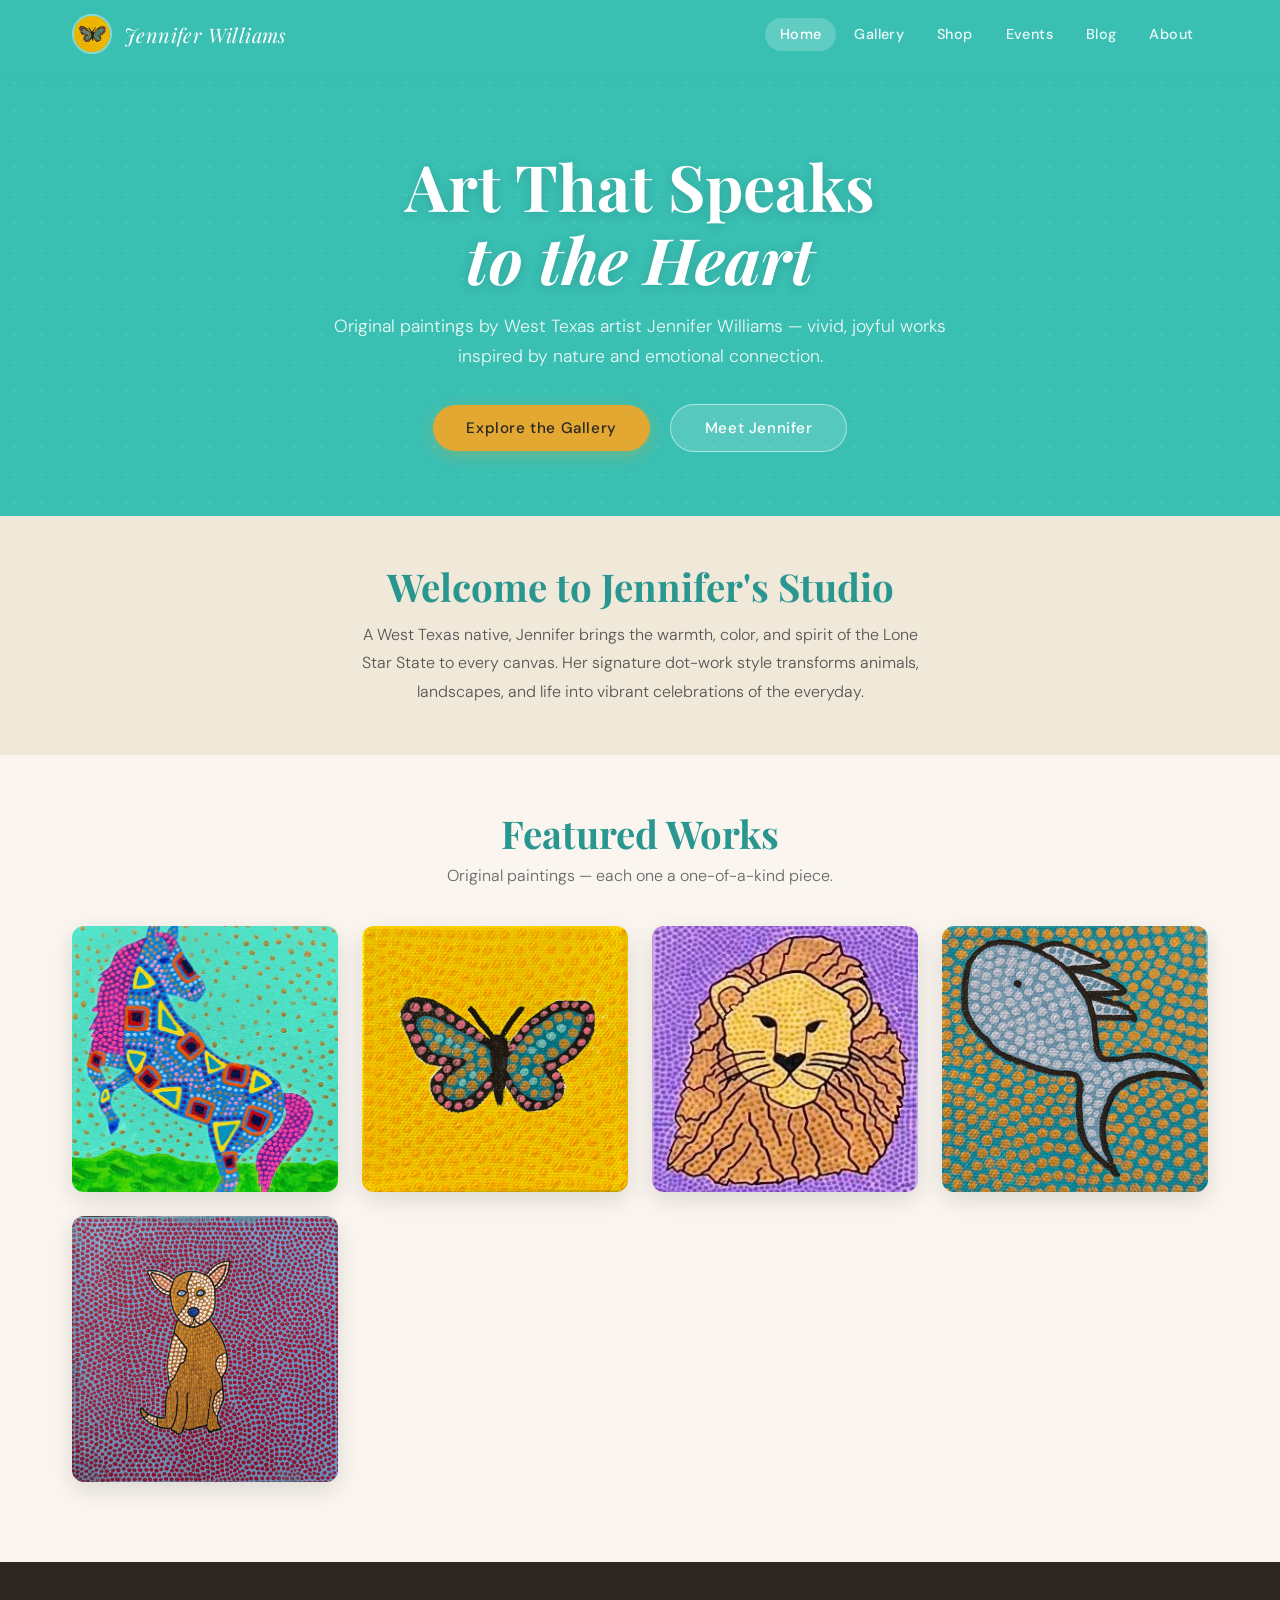
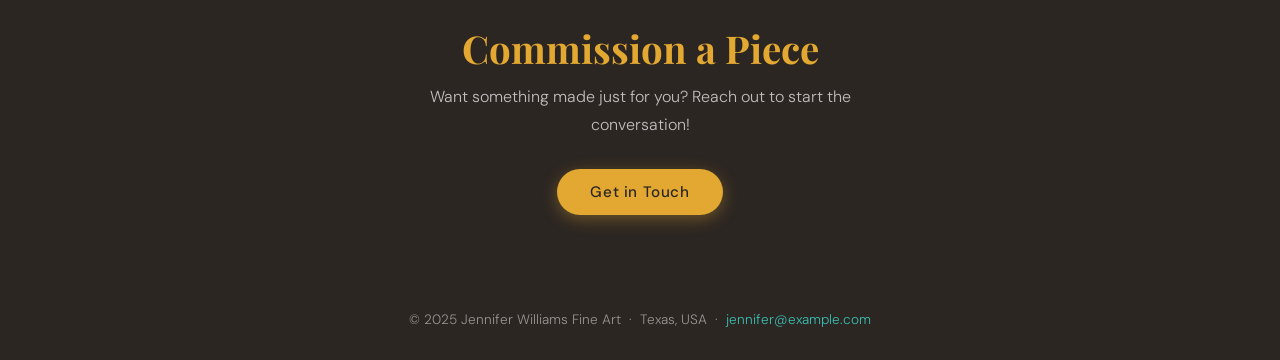
<file: index.html>
<!DOCTYPE html>
<html lang="en">
<head>
  <meta charset="UTF-8">
  <meta name="viewport" content="width=device-width, initial-scale=1.0">
  <title>Jennifer Williams — Fine Art</title>
  <link rel="stylesheet" href="static/style.css">
  <style>
    /* Featured grid on homepage */
    .featured-grid {
      display: grid;
      grid-template-columns: repeat(auto-fit, minmax(220px, 1fr));
      gap: 1.5em;
      max-width: 1200px;
      margin: 0 auto;
      padding: 1em 2em 5em;
    }

    .featured-card {
      position: relative;
      border-radius: 12px;
      overflow: hidden;
      box-shadow: 0 8px 24px rgba(0,0,0,0.12);
      transition: transform 0.3s ease, box-shadow 0.3s ease;
      aspect-ratio: 1;
      background: #ddd;
    }

    .featured-card:hover { transform: translateY(-5px); box-shadow: 0 16px 40px rgba(0,0,0,0.18); }

    .featured-card img {
      width: 100%;
      height: 100%;
      object-fit: cover;
      display: block;
      transition: transform 0.4s ease;
    }

    .featured-card:hover img { transform: scale(1.06); }

    .featured-label {
      position: absolute;
      bottom: 0;
      left: 0;
      right: 0;
      background: linear-gradient(transparent, rgba(44,38,34,0.82));
      color: #fff;
      padding: 1.5em 1em 0.9em;
      transform: translateY(4px);
      opacity: 0;
      transition: opacity 0.3s ease, transform 0.3s ease;
    }

    .featured-card:hover .featured-label { opacity: 1; transform: translateY(0); }

    .featured-label h3 {
      font-family: 'Playfair Display', serif;
      font-size: 1.05em;
      font-style: italic;
      font-weight: 400;
    }

    .featured-label p { font-size: 0.8em; opacity: 0.8; margin-top: 0.2em; }

    /* Intro band */
    .intro-band {
      background: var(--sand);
      padding: 3rem 2rem;
      text-align: center;
    }

    .intro-band h2 {
      font-family: 'Playfair Display', serif;
      font-size: clamp(1.6rem, 3vw, 2.4rem);
      color: var(--teal-dk);
      margin-bottom: 0.8rem;
    }

    .intro-band p {
      max-width: 580px;
      margin: 0 auto;
      color: #555;
      line-height: 1.8;
      font-size: 1rem;
    }

    /* Commission strip */
    .commission-strip {
      background: var(--charcoal);
      color: #fff;
      text-align: center;
      padding: 4rem 2rem;
    }

    .commission-strip h2 {
      font-family: 'Playfair Display', serif;
      font-size: clamp(1.6rem, 3vw, 2.4rem);
      margin-bottom: 0.8rem;
      color: var(--gold);
    }

    .commission-strip p {
      max-width: 520px;
      margin: 0 auto 1.8rem;
      color: rgba(255,255,255,0.7);
      line-height: 1.8;
    }
  </style>
</head>
<body>
  <div id="navbar"></div>

  <!-- HERO -->
  <section class="hero">
    <div class="hero-content">
      <h1>Art That Speaks<br><em>to the Heart</em></h1>
      <p>Original paintings by West Texas artist Jennifer Williams — vivid, joyful works inspired by nature and emotional connection.</p>
      <a href="gallery.html" class="btn btn-primary">Explore the Gallery</a>
      <a href="about.html" class="btn btn-ghost">Meet Jennifer</a>
    </div>
  </section>

  <!-- INTRO -->
  <div class="intro-band">
    <h2>Welcome to Jennifer's Studio</h2>
    <p>A West Texas native, Jennifer brings the warmth, color, and spirit of the Lone Star State to every canvas. Her signature dot-work style transforms animals, landscapes, and life into vibrant celebrations of the everyday.</p>
  </div>

  <!-- FEATURED WORKS -->
  <div class="section-header">
    <h2>Featured Works</h2>
    <p>Original paintings — each one a one-of-a-kind piece.</p>
  </div>

  <div class="featured-grid">
    <a href="gallery.html" class="featured-card">
      <img src="images/dancing-pony.jpg" alt="Dancing Pony">
      <div class="featured-label">
        <h3>Dancing Pony</h3>
        <p>Acrylic · $450</p>
      </div>
    </a>
    <a href="gallery.html" class="featured-card">
      <img src="images/butterfly.jpg" alt="Butterfly">
      <div class="featured-label">
        <h3>Butterfly</h3>
        <p>Acrylic · $400</p>
      </div>
    </a>
    <a href="gallery.html" class="featured-card">
      <img src="images/lion.jpg" alt="Lion">
      <div class="featured-label">
        <h3>Lion</h3>
        <p>Acrylic · $500</p>
      </div>
    </a>
    <a href="gallery.html" class="featured-card">
      <img src="images/fish.jpg" alt="Fish">
      <div class="featured-label">
        <h3>Fish</h3>
        <p>Acrylic · $500</p>
      </div>
    </a>
    <a href="gallery.html" class="featured-card">
      <img src="images/dog.jpg" alt="Dog">
      <div class="featured-label">
        <h3>Dog</h3>
        <p>Acrylic · $500</p>
      </div>
    </a>
  </div>

  <!-- COMMISSION -->
  <section class="commission-strip">
    <h2>Commission a Piece</h2>
    <p>Want something made just for you? Reach out to start the conversation!</p>
    <a href="mailto:jennifer@example.com?subject=Commission Inquiry" class="btn btn-primary">Get in Touch</a>
  </section>

  <footer>
    <p>© 2025 Jennifer Williams Fine Art &nbsp;·&nbsp; Texas, USA &nbsp;·&nbsp; <a href="mailto:jennifer@example.com">jennifer@example.com</a></p>
  </footer>

  <script src="static/navbar.js"></script>
</body>
</html>
</file>
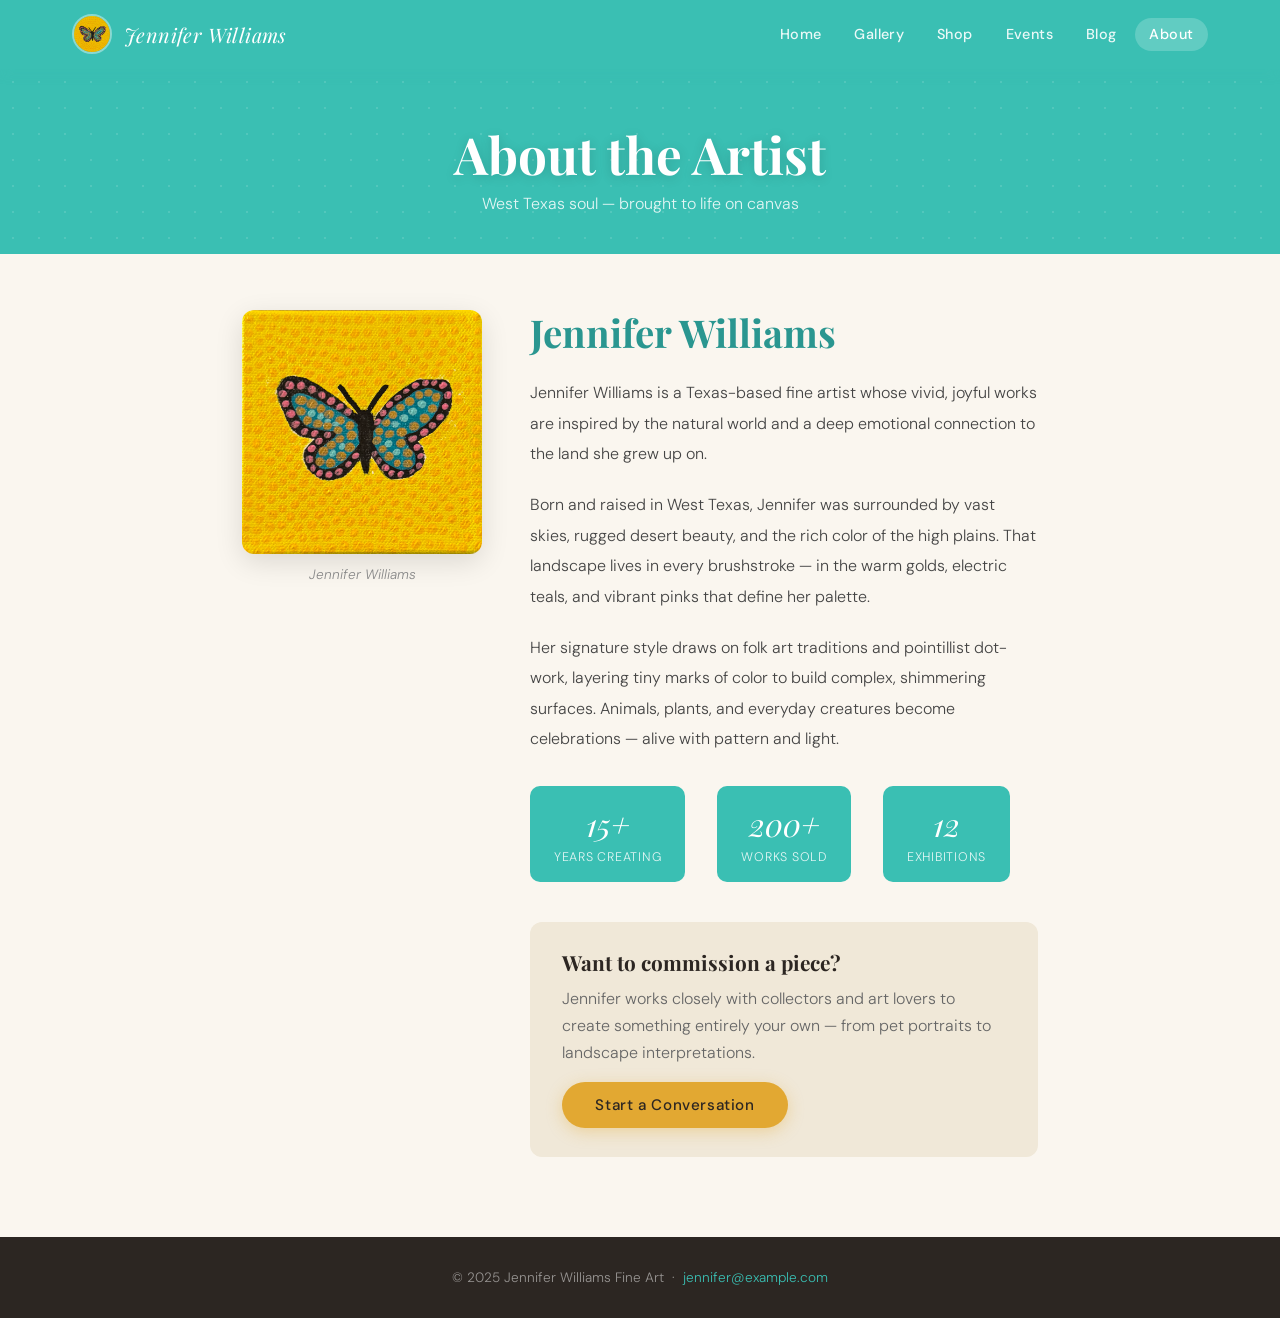
<file: about.html>
<!DOCTYPE html>
<html lang="en">
<head>
  <meta charset="UTF-8">
  <meta name="viewport" content="width=device-width, initial-scale=1.0">
  <title>About — Jennifer Williams Fine Art</title>
  <link rel="stylesheet" href="static/style.css">
  <style>
    .about-wrap {
      max-width: 860px;
      margin: 0 auto;
      padding: 3.5rem 2rem 5rem;
      display: grid;
      grid-template-columns: 240px 1fr;
      gap: 3rem;
      align-items: start;
    }

    .about-photo-box {
      position: sticky;
      top: 90px;
    }

    .about-photo {
      width: 100%;
      border-radius: 12px;
      box-shadow: 0 8px 28px rgba(0,0,0,0.12);
      display: block;
    }

    .photo-caption {
      text-align: center;
      margin-top: 0.75rem;
      font-style: italic;
      color: #888;
      font-size: 0.85rem;
    }

    .about-text h1 {
      font-family: 'Playfair Display', serif;
      font-size: 2.4rem;
      color: var(--teal-dk);
      margin-bottom: 1.5rem;
    }

    .about-text p {
      font-size: 1rem;
      line-height: 1.9;
      color: #444;
      margin-bottom: 1.3rem;
    }

    .stat-row {
      display: flex;
      gap: 2rem;
      margin: 2rem 0;
      flex-wrap: wrap;
    }

    .stat {
      background: var(--teal);
      color: #fff;
      border-radius: 10px;
      padding: 1rem 1.5rem;
      text-align: center;
      min-width: 100px;
    }

    .stat-num {
      font-family: 'Playfair Display', serif;
      font-size: 2rem;
      font-style: italic;
      display: block;
    }

    .stat-label {
      font-size: 0.78rem;
      opacity: 0.85;
      margin-top: 0.2rem;
      text-transform: uppercase;
      letter-spacing: 0.06em;
    }

    .contact-cta {
      background: var(--sand);
      border-radius: 12px;
      padding: 1.8rem 2rem;
      margin-top: 2.5rem;
    }

    .contact-cta h3 {
      font-family: 'Playfair Display', serif;
      font-size: 1.3rem;
      color: var(--charcoal);
      margin-bottom: 0.6rem;
    }

    .contact-cta p { color: #666; margin-bottom: 1rem; line-height: 1.7; }

    @media (max-width: 700px) {
      .about-wrap { grid-template-columns: 1fr; }
      .about-photo-box { position: static; max-width: 200px; }
    }
  </style>
</head>
<body>
  <div id="navbar"></div>

  <div class="page-hero">
    <h1>About the Artist</h1>
    <p>West Texas soul — brought to life on canvas</p>
  </div>

  <div class="about-wrap">
    <div class="about-photo-box">
      <!-- Replace with jennifer.jpg once available -->
      <img
        src="images/butterfly.jpg"
        alt="Jennifer Williams"
        class="about-photo"
        onerror="this.src='images/butterfly.jpg'"
      >
      <p class="photo-caption">Jennifer Williams</p>
    </div>

    <div class="about-text">
      <h1>Jennifer Williams</h1>

      <p>Jennifer Williams is a Texas-based fine artist whose vivid, joyful works are inspired by the natural world and a deep emotional connection to the land she grew up on.</p>

      <p>Born and raised in West Texas, Jennifer was surrounded by vast skies, rugged desert beauty, and the rich color of the high plains. That landscape lives in every brushstroke — in the warm golds, electric teals, and vibrant pinks that define her palette.</p>

      <p>Her signature style draws on folk art traditions and pointillist dot-work, layering tiny marks of color to build complex, shimmering surfaces. Animals, plants, and everyday creatures become celebrations — alive with pattern and light.</p>

      <div class="stat-row">
        <div class="stat">
          <span class="stat-num">15+</span>
          <span class="stat-label">Years Creating</span>
        </div>
        <div class="stat">
          <span class="stat-num">200+</span>
          <span class="stat-label">Works Sold</span>
        </div>
        <div class="stat">
          <span class="stat-num">12</span>
          <span class="stat-label">Exhibitions</span>
        </div>
      </div>

      <div class="contact-cta">
        <h3>Want to commission a piece?</h3>
        <p>Jennifer works closely with collectors and art lovers to create something entirely your own — from pet portraits to landscape interpretations.</p>
        <a href="mailto:jennifer@example.com?subject=Commission Inquiry" class="btn btn-primary">Start a Conversation</a>
      </div>
    </div>
  </div>

  <footer>
    <p>© 2025 Jennifer Williams Fine Art &nbsp;·&nbsp; <a href="mailto:jennifer@example.com">jennifer@example.com</a></p>
  </footer>

  <script src="static/navbar.js"></script>
</body>
</html>
</file>
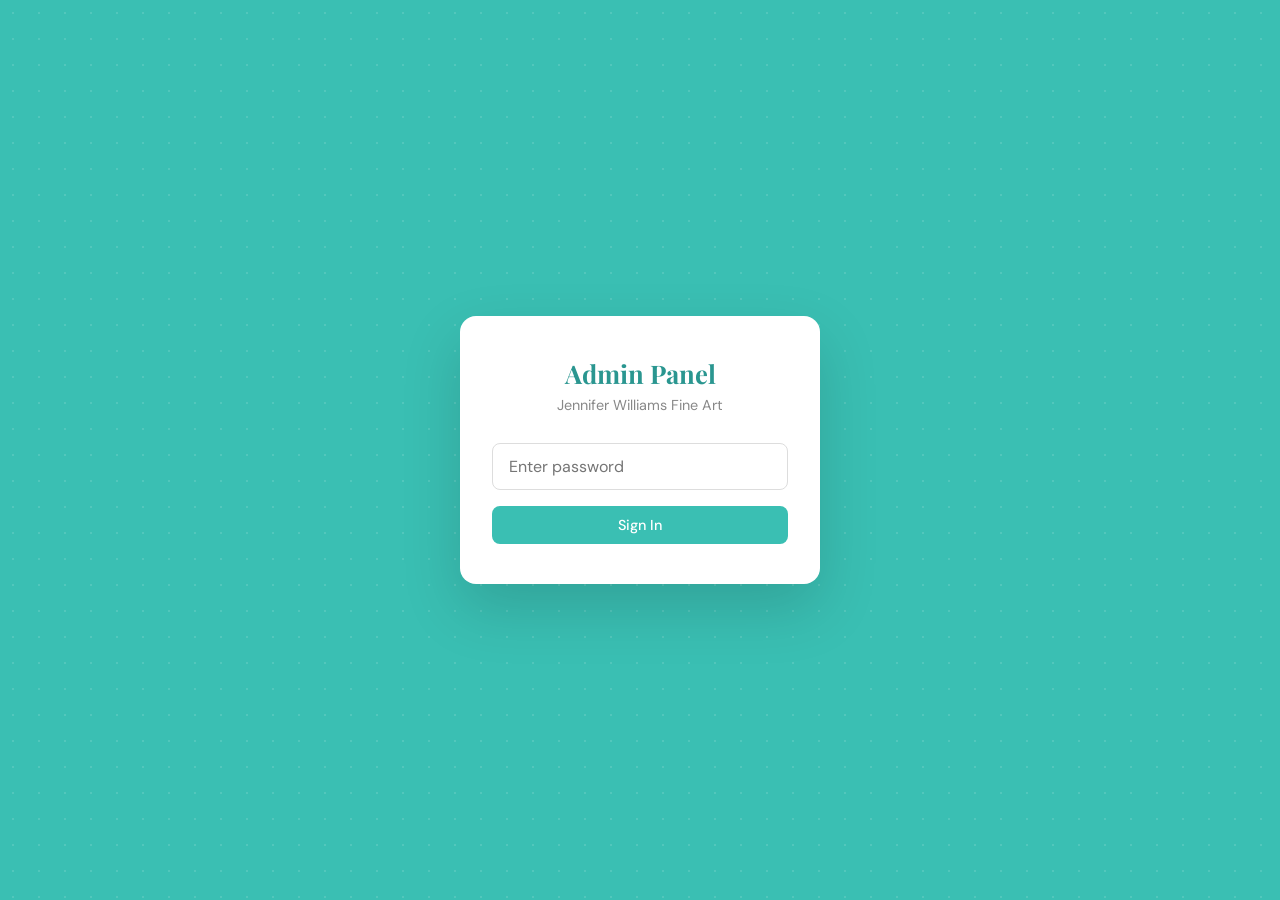
<file: admin.html>
<!DOCTYPE html>
<html lang="en">
<head>
  <meta charset="UTF-8">
  <meta name="viewport" content="width=device-width, initial-scale=1.0">
  <title>Admin — Jennifer Williams Fine Art</title>
  <link href="https://fonts.googleapis.com/css2?family=DM+Sans:wght@300;400;500&family=Playfair+Display:ital,wght@1,400&display=swap" rel="stylesheet">
  <style>
    *, *::before, *::after { box-sizing: border-box; margin: 0; padding: 0; }

    :root {
      --teal: #3abfb3;
      --teal-dk: #2a9690;
      --cream: #faf6ef;
      --sand: #f0e8d8;
      --charcoal: #2c2622;
      --rust: #c84e28;
      --gold: #e2a832;
      --red: #e05050;
      --green: #4caf7d;
    }

    body {
      font-family: 'DM Sans', sans-serif;
      background: var(--cream);
      color: var(--charcoal);
      min-height: 100vh;
    }

    /* ── Login ── */
    #login-screen {
      display: flex;
      align-items: center;
      justify-content: center;
      min-height: 100vh;
      background: var(--teal);
      background-image: radial-gradient(circle, rgba(255,255,255,0.12) 1.5px, transparent 1.5px);
      background-size: 26px 26px;
    }

    .login-box {
      background: white;
      border-radius: 16px;
      padding: 2.5rem 2rem;
      width: 100%;
      max-width: 360px;
      box-shadow: 0 24px 60px rgba(0,0,0,0.15);
      text-align: center;
    }

    .login-box h1 {
      font-family: 'Playfair Display', serif;
      font-size: 1.6rem;
      color: var(--teal-dk);
      margin-bottom: 0.4rem;
    }

    .login-box p { color: #888; font-size: 0.9rem; margin-bottom: 1.8rem; }

    .login-box input {
      width: 100%;
      padding: 0.75rem 1rem;
      border: 1.5px solid #ddd;
      border-radius: 8px;
      font-size: 1rem;
      font-family: inherit;
      margin-bottom: 1rem;
      transition: border-color 0.2s;
    }

    .login-box input:focus { outline: none; border-color: var(--teal); }

    .login-error { color: var(--rust); font-size: 0.85rem; margin-bottom: 0.75rem; display: none; }

    /* ── Admin shell ── */
    #admin-shell { display: none; }

    .admin-header {
      background: var(--charcoal);
      color: white;
      padding: 1rem 2rem;
      display: flex;
      align-items: center;
      justify-content: space-between;
    }

    .admin-header h1 {
      font-family: 'Playfair Display', serif;
      font-size: 1.3rem;
      font-style: italic;
      font-weight: 400;
    }

    .admin-header button {
      background: none;
      border: 1px solid rgba(255,255,255,0.3);
      color: rgba(255,255,255,0.7);
      padding: 0.4rem 1rem;
      border-radius: 6px;
      cursor: pointer;
      font-family: inherit;
      font-size: 0.85rem;
      transition: all 0.2s;
    }

    .admin-header button:hover { background: rgba(255,255,255,0.1); color: white; }

    .admin-body {
      max-width: 1100px;
      margin: 0 auto;
      padding: 2rem;
    }

    /* ── Toolbar ── */
    .toolbar {
      display: flex;
      justify-content: space-between;
      align-items: center;
      margin-bottom: 1.5rem;
      flex-wrap: wrap;
      gap: 1rem;
    }

    .toolbar h2 { font-size: 1.3rem; }

    .btn {
      padding: 0.65rem 1.4rem;
      border-radius: 8px;
      font-family: inherit;
      font-size: 0.9rem;
      font-weight: 500;
      cursor: pointer;
      border: none;
      transition: all 0.2s;
    }

    .btn-teal { background: var(--teal); color: white; }
    .btn-teal:hover { background: var(--teal-dk); transform: translateY(-1px); }
    .btn-gold { background: var(--gold); color: var(--charcoal); }
    .btn-gold:hover { background: #d49a28; transform: translateY(-1px); }
    .btn-red { background: var(--red); color: white; }
    .btn-red:hover { background: #c84040; }
    .btn-ghost { background: var(--sand); color: var(--charcoal); }
    .btn-ghost:hover { background: #e0d8c8; }

    /* ── Artwork table ── */
    .artwork-table {
      width: 100%;
      border-collapse: collapse;
      background: white;
      border-radius: 12px;
      overflow: hidden;
      box-shadow: 0 4px 16px rgba(0,0,0,0.07);
    }

    .artwork-table th {
      background: var(--sand);
      padding: 0.85rem 1rem;
      text-align: left;
      font-size: 0.8rem;
      text-transform: uppercase;
      letter-spacing: 0.06em;
      color: #666;
    }

    .artwork-table td {
      padding: 0.85rem 1rem;
      border-bottom: 1px solid #f0ede8;
      vertical-align: middle;
      font-size: 0.92rem;
    }

    .artwork-table tr:last-child td { border-bottom: none; }
    .artwork-table tr:hover td { background: #faf8f5; }

    .thumb {
      width: 56px;
      height: 56px;
      object-fit: cover;
      border-radius: 6px;
      display: block;
    }

    .badge {
      display: inline-block;
      padding: 0.25em 0.65em;
      border-radius: 20px;
      font-size: 0.75rem;
      font-weight: 500;
    }

    .badge-available { background: #e8f7ef; color: #2e7d52; }
    .badge-sold { background: #fdecea; color: #c62828; }
    .badge-featured { background: #fff8e1; color: #b8860b; }

    .row-actions { display: flex; gap: 0.5rem; }

    /* ── Modal ── */
    .modal-overlay {
      display: none;
      position: fixed;
      inset: 0;
      background: rgba(44,38,34,0.55);
      z-index: 1000;
      align-items: center;
      justify-content: center;
      padding: 1rem;
    }

    .modal-overlay.open { display: flex; }

    .modal {
      background: white;
      border-radius: 16px;
      padding: 2rem;
      width: 100%;
      max-width: 540px;
      max-height: 90vh;
      overflow-y: auto;
      box-shadow: 0 24px 60px rgba(0,0,0,0.2);
    }

    .modal h2 {
      font-family: 'Playfair Display', serif;
      font-size: 1.4rem;
      font-style: italic;
      margin-bottom: 1.5rem;
      color: var(--teal-dk);
    }

    .form-group { margin-bottom: 1.1rem; }

    .form-group label {
      display: block;
      font-size: 0.82rem;
      font-weight: 500;
      margin-bottom: 0.4rem;
      color: #555;
      text-transform: uppercase;
      letter-spacing: 0.05em;
    }

    .form-group input,
    .form-group select,
    .form-group textarea {
      width: 100%;
      padding: 0.7rem 0.9rem;
      border: 1.5px solid #ddd;
      border-radius: 8px;
      font-family: inherit;
      font-size: 0.95rem;
      transition: border-color 0.2s;
      background: white;
    }

    .form-group input:focus,
    .form-group select:focus,
    .form-group textarea:focus {
      outline: none;
      border-color: var(--teal);
    }

    .form-row { display: grid; grid-template-columns: 1fr 1fr; gap: 1rem; }

    .checkbox-group {
      display: flex;
      gap: 1.5rem;
      flex-wrap: wrap;
    }

    .checkbox-label {
      display: flex;
      align-items: center;
      gap: 0.4rem;
      font-size: 0.92rem;
      cursor: pointer;
    }

    .checkbox-label input { width: auto; }

    .modal-actions {
      display: flex;
      gap: 0.75rem;
      justify-content: flex-end;
      margin-top: 1.5rem;
      padding-top: 1.2rem;
      border-top: 1px solid #eee;
    }

    /* ── Export section ── */
    .export-box {
      background: white;
      border-radius: 12px;
      padding: 1.5rem;
      margin-top: 2rem;
      box-shadow: 0 4px 16px rgba(0,0,0,0.07);
    }

    .export-box h3 { font-size: 1rem; margin-bottom: 0.6rem; }
    .export-box p { font-size: 0.88rem; color: #666; margin-bottom: 1rem; line-height: 1.6; }

    .export-box pre {
      background: #f5f3ef;
      padding: 1rem;
      border-radius: 8px;
      font-size: 0.78rem;
      overflow-x: auto;
      max-height: 200px;
      overflow-y: auto;
      white-space: pre-wrap;
      word-break: break-all;
    }

    .toast {
      position: fixed;
      bottom: 2rem;
      right: 2rem;
      background: var(--charcoal);
      color: white;
      padding: 0.85rem 1.4rem;
      border-radius: 10px;
      font-size: 0.9rem;
      box-shadow: 0 8px 24px rgba(0,0,0,0.2);
      opacity: 0;
      transform: translateY(10px);
      transition: all 0.3s;
      pointer-events: none;
      z-index: 2000;
    }

    .toast.show { opacity: 1; transform: translateY(0); }

    @media (max-width: 700px) {
      .form-row { grid-template-columns: 1fr; }
      .artwork-table th:nth-child(3),
      .artwork-table td:nth-child(3),
      .artwork-table th:nth-child(4),
      .artwork-table td:nth-child(4) { display: none; }
    }
  </style>
</head>
<body>

<!-- ── LOGIN ── -->
<div id="login-screen">
  <div class="login-box">
    <h1>Admin Panel</h1>
    <p>Jennifer Williams Fine Art</p>
    <input type="password" id="password-input" placeholder="Enter password" autocomplete="current-password">
    <p class="login-error" id="login-error">Incorrect password. Try again.</p>
    <button class="btn btn-teal" style="width:100%" onclick="login()">Sign In</button>
  </div>
</div>

<!-- ── ADMIN SHELL ── -->
<div id="admin-shell">
  <div class="admin-header">
    <h1>🎨 Jennifer Williams — Admin</h1>
    <button onclick="logout()">Sign Out</button>
  </div>

  <div class="admin-body">
    <div class="toolbar">
      <h2>Artworks <span id="count-badge" style="color:#aaa;font-size:0.9rem;font-weight:300;"></span></h2>
      <button class="btn btn-teal" onclick="openModal()">+ Add Artwork</button>
    </div>

    <table class="artwork-table">
      <thead>
        <tr>
          <th>Image</th>
          <th>Title</th>
          <th>Price</th>
          <th>Size / Medium</th>
          <th>Status</th>
          <th>Actions</th>
        </tr>
      </thead>
      <tbody id="artwork-tbody"></tbody>
    </table>

    <!-- Export -->
    <div class="export-box">
      <h3>📥 Save Changes to Your Site</h3>
      <p>
        GitHub Pages can't save files automatically. After making changes here,
        click <strong>Download artworks.json</strong> and replace the file in your GitHub repo
        (drag it onto the repo page and commit). Your gallery will update automatically.
      </p>
      <button class="btn btn-gold" onclick="downloadJSON()" style="margin-bottom:1rem;">⬇ Download artworks.json</button>
      <details>
        <summary style="cursor:pointer;font-size:0.85rem;color:#888;margin-top:0.5rem;">Preview JSON</summary>
        <pre id="json-preview"></pre>
      </details>
    </div>
  </div>
</div>

<!-- ── ADD / EDIT MODAL ── -->
<div class="modal-overlay" id="modal-overlay" onclick="closeModalOnOverlay(event)">
  <div class="modal">
    <h2 id="modal-title">Add Artwork</h2>
    <div class="form-row">
      <div class="form-group">
        <label>Title *</label>
        <input type="text" id="f-title" placeholder="e.g. Desert Bloom">
      </div>
      <div class="form-group">
        <label>Price ($) *</label>
        <input type="number" id="f-price" placeholder="500" min="0">
      </div>
    </div>
    <div class="form-row">
      <div class="form-group">
        <label>Size</label>
        <input type="text" id="f-size" placeholder='e.g. 12" × 16"'>
      </div>
      <div class="form-group">
        <label>Medium</label>
        <input type="text" id="f-medium" placeholder="Acrylic on Canvas">
      </div>
    </div>
    <div class="form-group">
      <label>Image Path</label>
      <input type="text" id="f-image" placeholder="images/my-painting.jpg">
      <p style="font-size:0.78rem;color:#999;margin-top:0.4rem;">
        Upload the image to your GitHub repo's <code>images/</code> folder first, then enter the path here.
      </p>
    </div>
    <div class="form-group">
      <label>Status & Visibility</label>
      <div class="checkbox-group">
        <label class="checkbox-label">
          <input type="checkbox" id="f-available" checked> Available for sale
        </label>
        <label class="checkbox-label">
          <input type="checkbox" id="f-featured"> Featured on homepage
        </label>
      </div>
    </div>
    <div class="modal-actions">
      <button class="btn btn-ghost" onclick="closeModal()">Cancel</button>
      <button class="btn btn-teal" onclick="saveArtwork()">Save Artwork</button>
    </div>
  </div>
</div>

<div class="toast" id="toast"></div>

<script>
  // ── Password (change this!) ──────────────────────────────────
  const ADMIN_PASSWORD = "jennifer2025";
  // ────────────────────────────────────────────────────────────

  let artworks = [];
  let editingId = null;

  // ── Auth ──
  function login() {
    const val = document.getElementById("password-input").value;
    if (val === ADMIN_PASSWORD) {
      document.getElementById("login-screen").style.display = "none";
      document.getElementById("admin-shell").style.display = "block";
      loadArtworks();
    } else {
      document.getElementById("login-error").style.display = "block";
    }
  }

  document.getElementById("password-input").addEventListener("keydown", e => {
    if (e.key === "Enter") login();
  });

  function logout() {
    document.getElementById("login-screen").style.display = "flex";
    document.getElementById("admin-shell").style.display = "none";
    document.getElementById("password-input").value = "";
  }

  // ── Load ──
  async function loadArtworks() {
    try {
      const res = await fetch("artworks.json?t=" + Date.now());
      artworks = await res.json();
    } catch {
      artworks = [];
    }
    renderTable();
  }

  // ── Render ──
  function renderTable() {
    const tbody = document.getElementById("artwork-tbody");
    document.getElementById("count-badge").textContent = `(${artworks.length})`;
    updatePreview();

    if (artworks.length === 0) {
      tbody.innerHTML = `<tr><td colspan="6" style="text-align:center;padding:2.5rem;color:#aaa;">No artworks yet. Add your first one!</td></tr>`;
      return;
    }

    tbody.innerHTML = artworks.map(art => `
      <tr>
        <td><img src="${art.image}" alt="${art.title}" class="thumb" onerror="this.src='data:image/svg+xml,<svg xmlns=%22http://www.w3.org/2000/svg%22 width=%2256%22 height=%2256%22><rect width=%2256%22 height=%2256%22 fill=%22%23eee%22/><text x=%2250%25%22 y=%2255%25%22 dominant-baseline=%22middle%22 text-anchor=%22middle%22 fill=%22%23aaa%22 font-size=%2220%22>🖼</text></svg>'"></td>
        <td><strong>${art.title}</strong></td>
        <td>$${art.price.toLocaleString()}</td>
        <td style="color:#666;font-size:0.85em;">${art.size}<br>${art.medium}</td>
        <td>
          <span class="badge ${art.available ? 'badge-available' : 'badge-sold'}">${art.available ? 'Available' : 'Sold'}</span>
          ${art.featured ? '<br><span class="badge badge-featured" style="margin-top:4px;">Featured</span>' : ''}
        </td>
        <td>
          <div class="row-actions">
            <button class="btn btn-ghost" style="padding:0.4rem 0.8rem;font-size:0.8rem;" onclick="editArtwork(${art.id})">Edit</button>
            <button class="btn btn-red" style="padding:0.4rem 0.8rem;font-size:0.8rem;" onclick="deleteArtwork(${art.id})">Delete</button>
          </div>
        </td>
      </tr>
    `).join("");
  }

  // ── Modal ──
  function openModal(id = null) {
    editingId = id;
    const modal = document.getElementById("modal-overlay");
    modal.classList.add("open");

    if (id !== null) {
      const art = artworks.find(a => a.id === id);
      document.getElementById("modal-title").textContent = "Edit Artwork";
      document.getElementById("f-title").value = art.title;
      document.getElementById("f-price").value = art.price;
      document.getElementById("f-size").value = art.size;
      document.getElementById("f-medium").value = art.medium;
      document.getElementById("f-image").value = art.image;
      document.getElementById("f-available").checked = art.available;
      document.getElementById("f-featured").checked = art.featured;
    } else {
      document.getElementById("modal-title").textContent = "Add Artwork";
      document.getElementById("f-title").value = "";
      document.getElementById("f-price").value = "";
      document.getElementById("f-size").value = "";
      document.getElementById("f-medium").value = "Acrylic on Canvas";
      document.getElementById("f-image").value = "";
      document.getElementById("f-available").checked = true;
      document.getElementById("f-featured").checked = false;
    }
  }

  function closeModal() {
    document.getElementById("modal-overlay").classList.remove("open");
    editingId = null;
  }

  function closeModalOnOverlay(e) {
    if (e.target === document.getElementById("modal-overlay")) closeModal();
  }

  function editArtwork(id) { openModal(id); }

  function deleteArtwork(id) {
    const art = artworks.find(a => a.id === id);
    if (!confirm(`Delete "${art.title}"? This cannot be undone.`)) return;
    artworks = artworks.filter(a => a.id !== id);
    renderTable();
    showToast(`"${art.title}" deleted`);
  }

  function saveArtwork() {
    const title = document.getElementById("f-title").value.trim();
    const price = parseFloat(document.getElementById("f-price").value);

    if (!title) { alert("Title is required."); return; }
    if (isNaN(price) || price < 0) { alert("Enter a valid price."); return; }

    const data = {
      title,
      price,
      size: document.getElementById("f-size").value.trim() || "N/A",
      medium: document.getElementById("f-medium").value.trim() || "Acrylic on Canvas",
      image: document.getElementById("f-image").value.trim() || "images/placeholder.jpg",
      available: document.getElementById("f-available").checked,
      featured: document.getElementById("f-featured").checked,
    };

    if (editingId !== null) {
      const idx = artworks.findIndex(a => a.id === editingId);
      artworks[idx] = { ...artworks[idx], ...data };
      showToast(`"${title}" updated`);
    } else {
      const maxId = artworks.reduce((m, a) => Math.max(m, a.id), 0);
      artworks.push({ id: maxId + 1, ...data });
      showToast(`"${title}" added`);
    }

    closeModal();
    renderTable();
  }

  // ── Export ──
  function updatePreview() {
    document.getElementById("json-preview").textContent = JSON.stringify(artworks, null, 2);
  }

  function downloadJSON() {
    const blob = new Blob([JSON.stringify(artworks, null, 2)], { type: "application/json" });
    const a = document.createElement("a");
    a.href = URL.createObjectURL(blob);
    a.download = "artworks.json";
    a.click();
    showToast("artworks.json downloaded — upload it to GitHub to update your site!");
  }

  // ── Toast ──
  function showToast(msg) {
    const t = document.getElementById("toast");
    t.textContent = msg;
    t.classList.add("show");
    setTimeout(() => t.classList.remove("show"), 3000);
  }
</script>
</body>
</html>
</file>
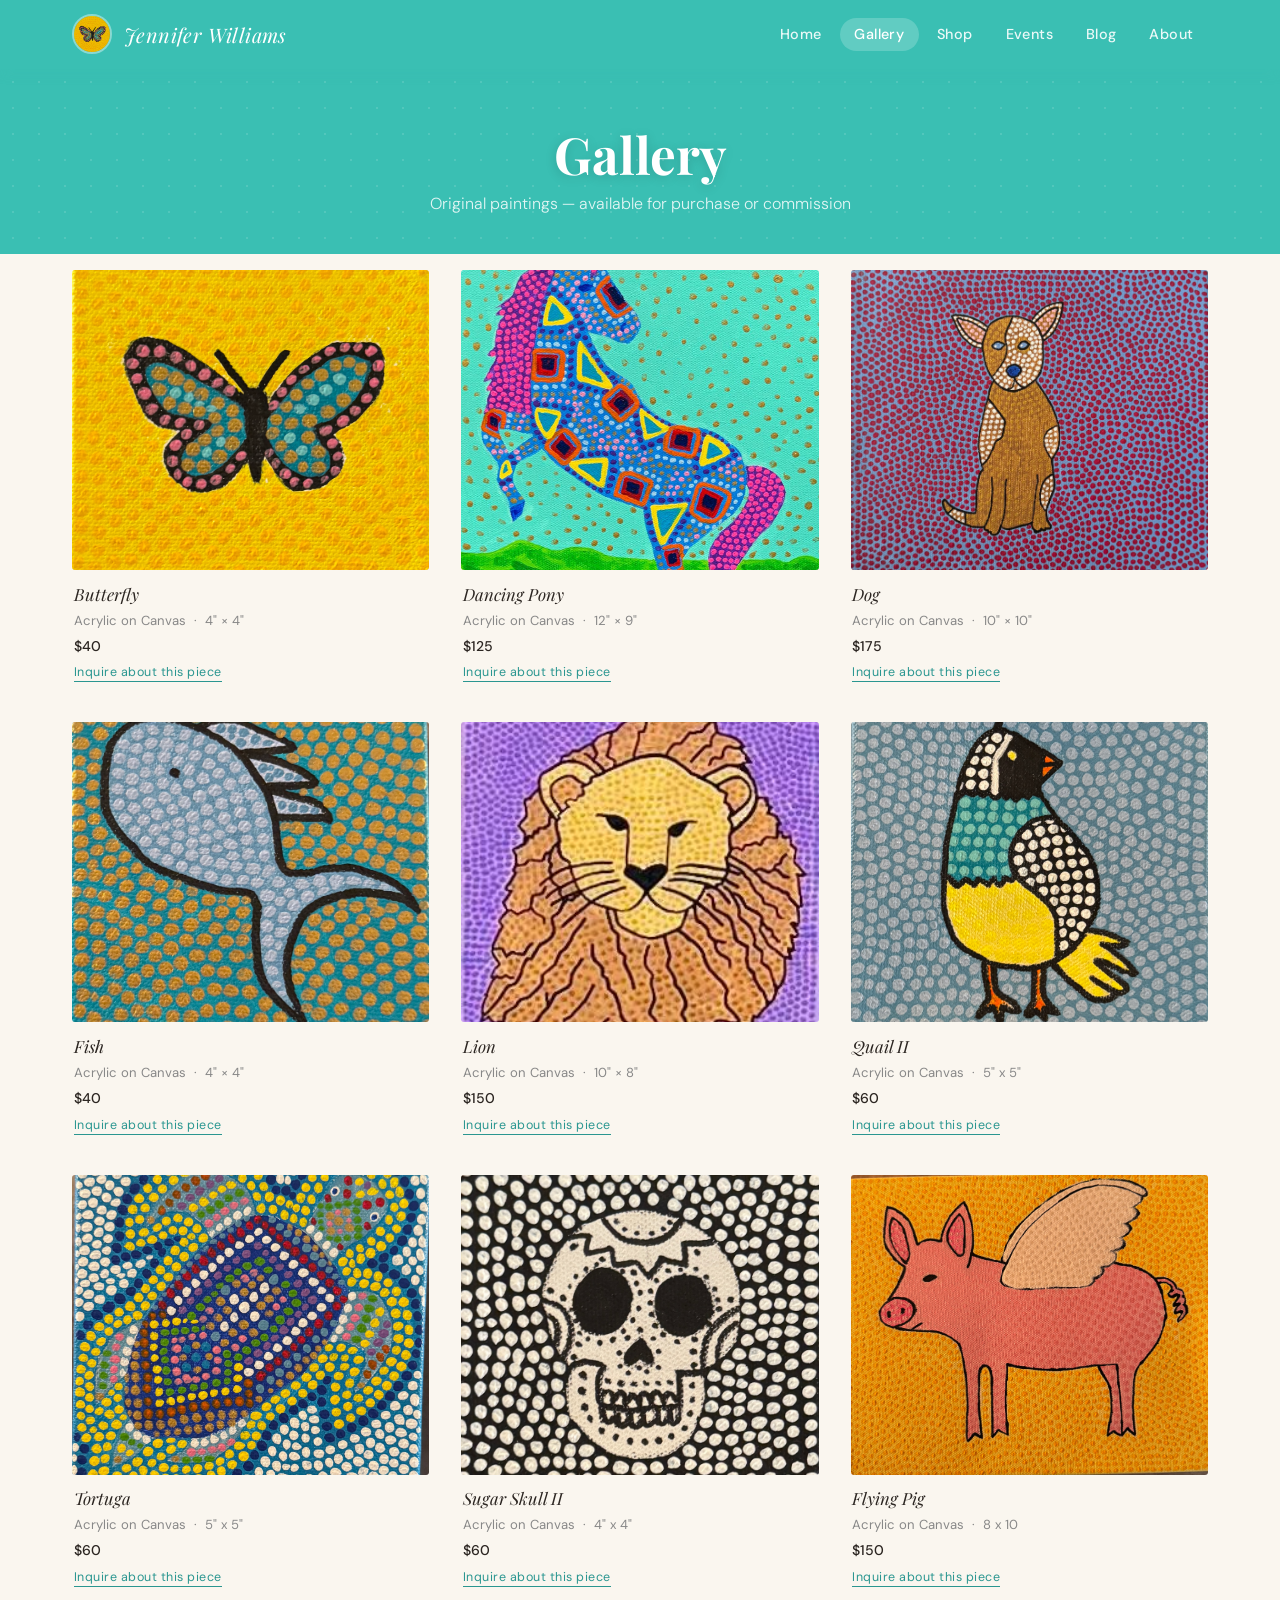
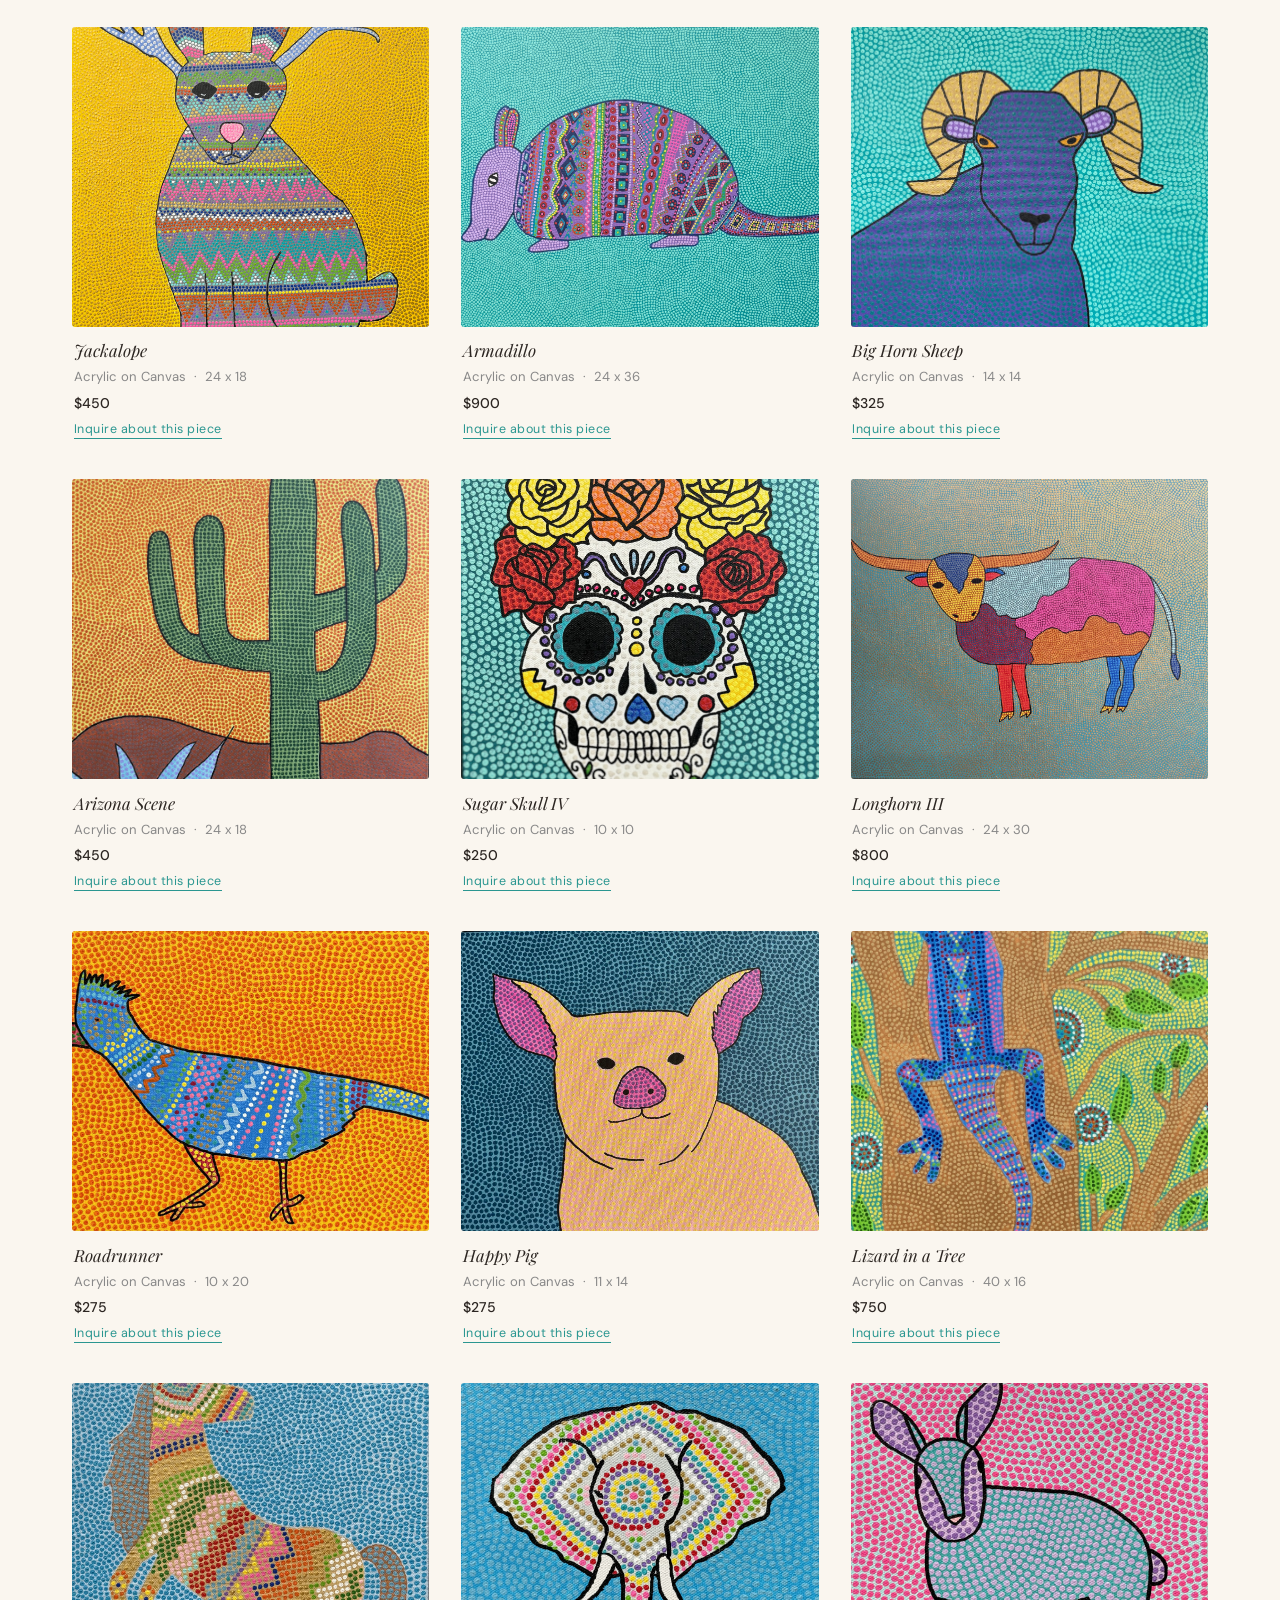
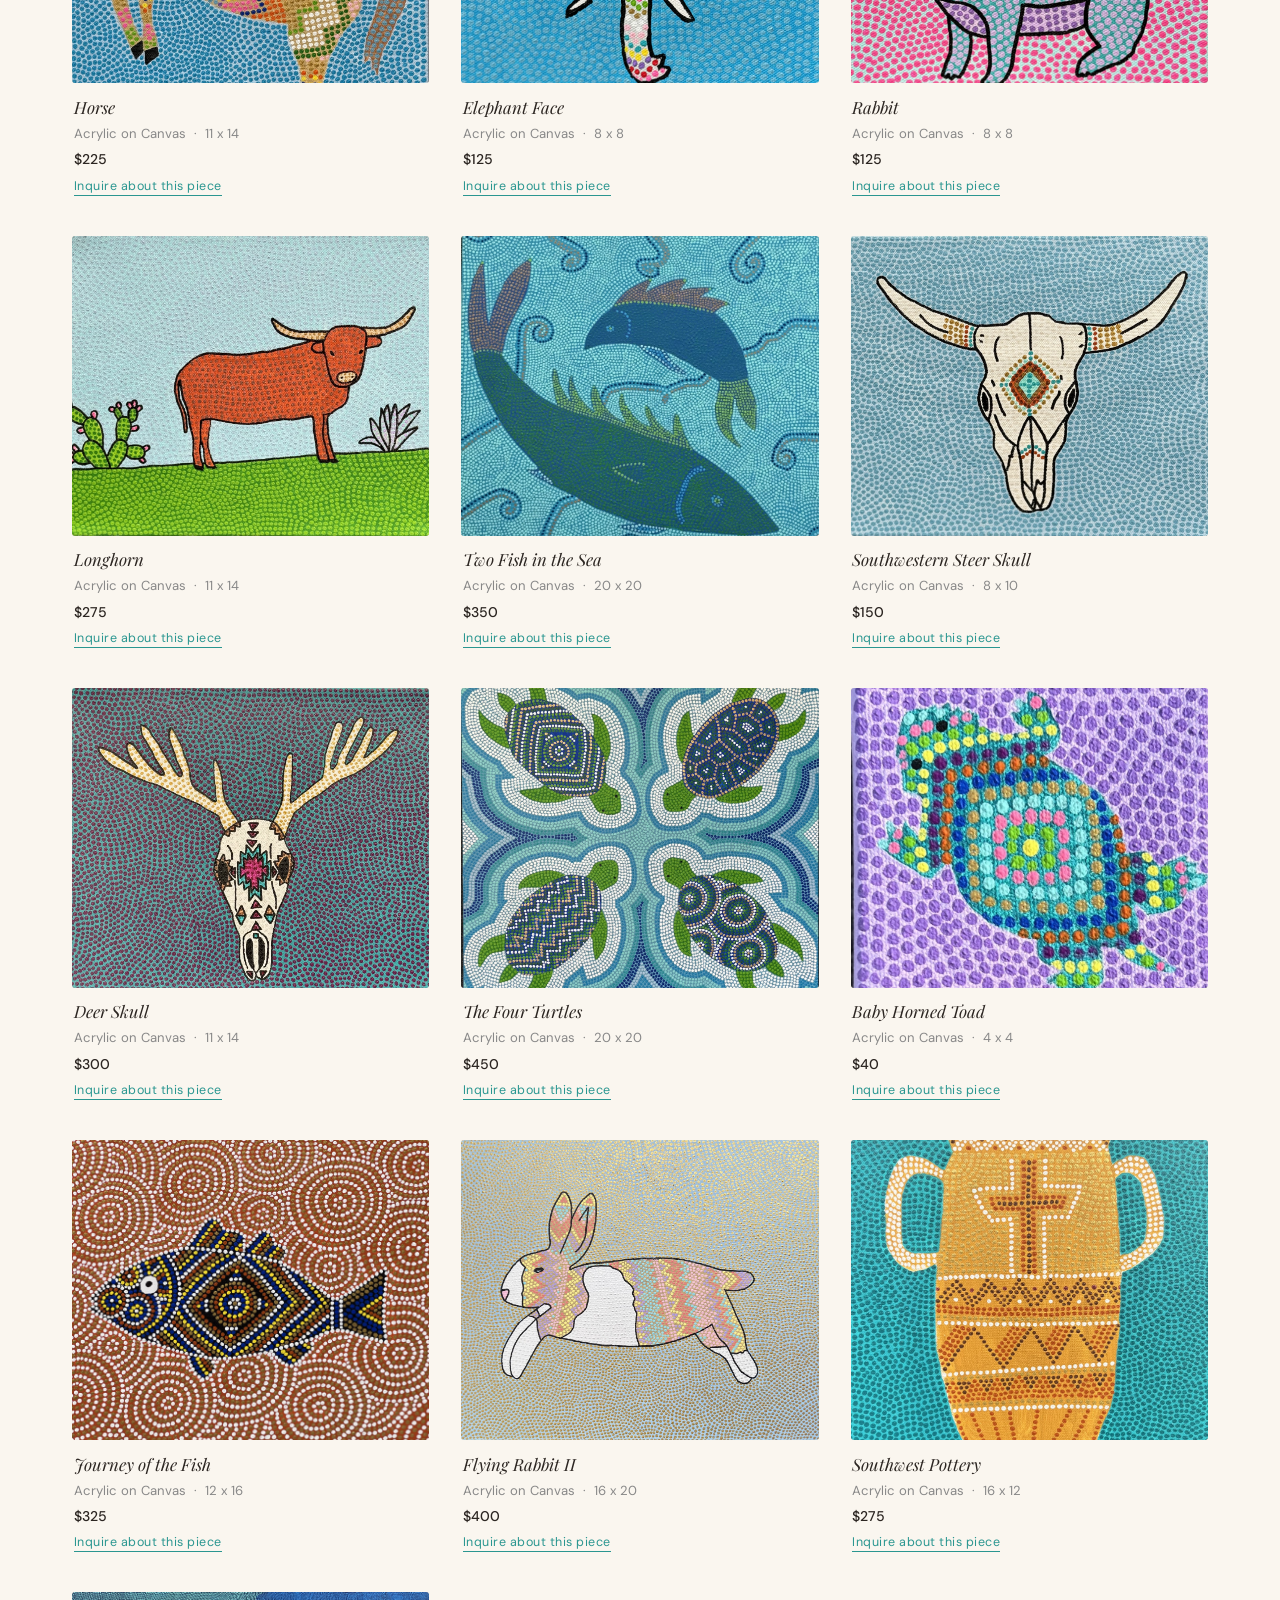
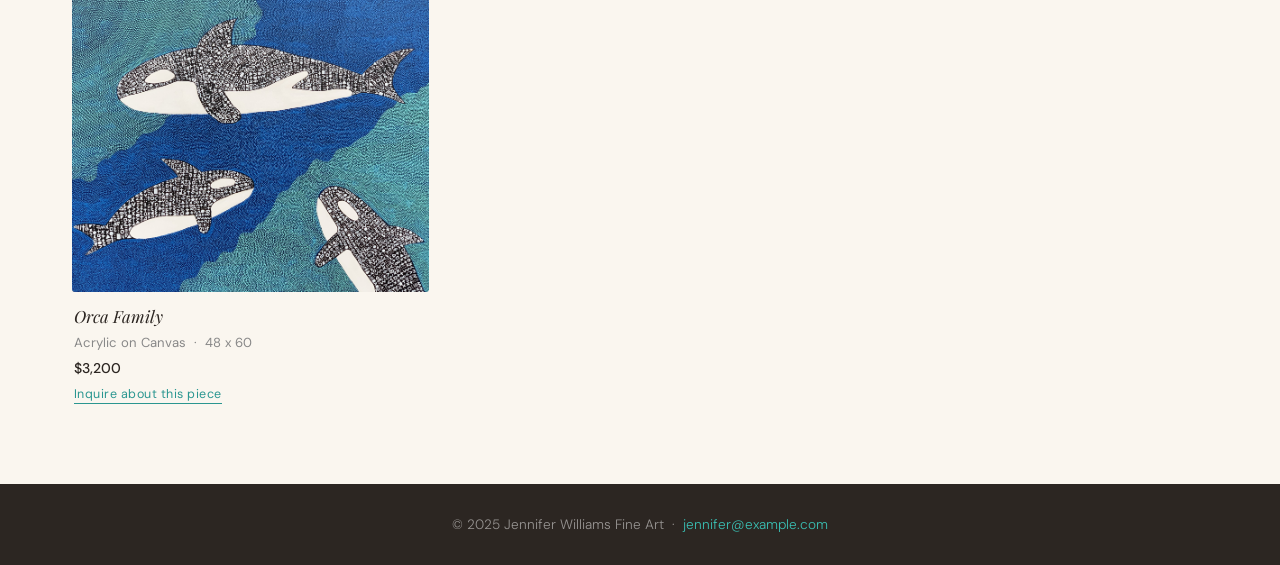
<file: gallery.html>
<!DOCTYPE html>
<html lang="en">
<head>
  <meta charset="UTF-8">
  <meta name="viewport" content="width=device-width, initial-scale=1.0">
  <title>Gallery — Jennifer Williams Fine Art</title>
  <link rel="stylesheet" href="static/style.css">
</head>
<body>
  <div id="navbar"></div>

  <div class="page-hero">
    <h1>Gallery</h1>
    <p>Original paintings — available for purchase or commission</p>
  </div>

  <section id="gallery" class="gallery-grid"></section>

  <footer>
    <p>© 2025 Jennifer Williams Fine Art &nbsp;·&nbsp; <a href="mailto:jennifer@example.com">jennifer@example.com</a></p>
  </footer>

  <script src="static/gallery.js"></script>
  <script src="static/navbar.js"></script>
</body>
</html>
</file>
<file: static/style.css>
/* ============================================================
   Jennifer Williams Fine Art — Global Stylesheet
   Aesthetic: Vivid folk art / dot-work. Warm, joyful, bold.
   ============================================================ */

@import url('https://fonts.googleapis.com/css2?family=Playfair+Display:ital,wght@0,400;0,700;1,400;1,700&family=DM+Sans:wght@300;400;500&display=swap');

*, *::before, *::after { box-sizing: border-box; margin: 0; padding: 0; }

:root {
  --teal:    #3abfb3;
  --teal-dk: #2a9690;
  --cream:   #faf6ef;
  --sand:    #f0e8d8;
  --charcoal:#2c2622;
  --rust:    #c84e28;
  --gold:    #e2a832;
  --lavender:#f4f0ff;
  --purple:  #5a3e8a;
  --white:   #ffffff;

  --font-display: 'Playfair Display', Georgia, serif;
  --font-body:    'DM Sans', 'Segoe UI', sans-serif;

  --radius: 12px;
  --shadow: 0 8px 28px rgba(0,0,0,0.10);
  --shadow-lg: 0 16px 48px rgba(0,0,0,0.16);
}

/* ── Base ── */
html { scroll-behavior: smooth; }

body {
  font-family: var(--font-body);
  font-weight: 300;
  background-color: var(--cream);
  color: var(--charcoal);
  margin: 0;
  overflow-x: hidden;
}

a { color: inherit; text-decoration: none; }

h1, h2, h3 {
  font-family: var(--font-display);
  font-weight: 700;
  line-height: 1.15;
}

/* ── Nav ── */
header {
  background-color: var(--teal);
  position: sticky;
  top: 0;
  z-index: 1000;
  box-shadow: 0 2px 12px rgba(58,191,179,0.3);
}

.navbar {
  display: flex;
  align-items: center;
  justify-content: space-between;
  max-width: 1200px;
  margin: 0 auto;
  padding: 0.9em 2em;
}

.nav-left {
  display: flex;
  align-items: center;
  gap: 0.75em;
}

.nav-left img {
  width: 40px;
  height: 40px;
  border-radius: 50%;
  object-fit: cover;
  border: 2px solid rgba(255,255,255,0.4);
}

.nav-left span {
  font-family: var(--font-display);
  font-size: 1.25em;
  font-style: italic;
  color: #fff;
  letter-spacing: 0.02em;
}

.nav-links {
  display: flex;
  gap: 0.25em;
}

.nav-links a {
  color: rgba(255,255,255,0.9);
  text-decoration: none;
  font-weight: 500;
  font-size: 0.9em;
  padding: 0.5em 1em;
  border-radius: 30px;
  letter-spacing: 0.03em;
  transition: background 0.2s ease, color 0.2s ease;
}

.nav-links a:hover,
.nav-links a.active {
  background: rgba(255,255,255,0.2);
  color: #fff;
}

/* ── Hero (index) ── */
.hero {
  background: var(--teal);
  color: #fff;
  padding: 5rem 2rem 4rem;
  text-align: center;
  position: relative;
  overflow: hidden;
}

.hero::before {
  content: '';
  position: absolute;
  inset: 0;
  background-image: radial-gradient(circle, rgba(255,255,255,0.12) 1.5px, transparent 1.5px);
  background-size: 28px 28px;
  pointer-events: none;
}

.hero-content { position: relative; z-index: 1; max-width: 640px; margin: 0 auto; }

.hero h1 {
  font-size: clamp(2.4rem, 5vw, 4rem);
  color: #fff;
  margin-bottom: 1rem;
  text-shadow: 0 2px 12px rgba(0,0,0,0.15);
}

.hero p {
  font-size: 1.1rem;
  opacity: 0.9;
  line-height: 1.7;
  margin-bottom: 2rem;
}

.btn {
  display: inline-block;
  padding: 0.85em 2.2em;
  border-radius: 40px;
  font-weight: 500;
  font-size: 0.95rem;
  letter-spacing: 0.04em;
  transition: transform 0.2s ease, box-shadow 0.2s ease, background 0.2s ease;
  cursor: pointer;
}

.btn-primary {
  background: var(--gold);
  color: var(--charcoal);
  box-shadow: 0 4px 16px rgba(226,168,50,0.35);
}

.btn-primary:hover {
  transform: translateY(-2px);
  box-shadow: 0 8px 24px rgba(226,168,50,0.45);
  background: #eab833;
}

.btn-ghost {
  background: rgba(255,255,255,0.15);
  color: #fff;
  border: 1.5px solid rgba(255,255,255,0.5);
  margin-left: 1rem;
}

.btn-ghost:hover {
  background: rgba(255,255,255,0.25);
  transform: translateY(-2px);
}

/* ── Section headers ── */
.section-header {
  text-align: center;
  padding: 3.5rem 2rem 1.5rem;
}

.section-header h2 {
  font-size: clamp(1.8rem, 3vw, 2.8rem);
  color: var(--teal-dk);
}

.section-header p {
  color: #666;
  margin-top: 0.6rem;
  font-size: 1rem;
}

/* ── Gallery grid ── */
.gallery-grid {
  display: grid;
  grid-template-columns: repeat(auto-fill, minmax(280px, 1fr));
  gap: 2.5rem 2rem;
  max-width: 1200px;
  margin: 0 auto;
  padding: 1em 2em 5em;
}

/* ── Art card ── */
.art-card {
  display: flex;
  flex-direction: column;
  background: transparent;
  border-radius: 0;
  box-shadow: none;
  overflow: visible;
  transition: none;
}

.art-card:hover { transform: none; box-shadow: none; }

.card-img-wrap {
  overflow: hidden;
  border-radius: 3px;
  background: var(--sand);
}

.art-card img {
  width: 100%;
  height: 300px;
  object-fit: cover;
  display: block;
  transition: transform 0.5s ease;
}

.art-card:hover img { transform: scale(1.04); }

/* ── Card info (below image) ── */
.info {
  padding: 0.85rem 0.1rem 0;
  background: transparent;
  flex: 1;
}

.info h2 {
  font-family: var(--font-display);
  font-size: 1.05em;
  font-style: italic;
  font-weight: 400;
  color: var(--charcoal);
  margin: 0 0 0.25em;
  line-height: 1.3;
}

.info p {
  margin: 0;
  color: #888;
  font-size: 0.82em;
  font-weight: 400;
  line-height: 1.6;
}

.info .price {
  font-size: 0.88em;
  font-weight: 500;
  color: var(--charcoal);
  margin-top: 0.3em;
}

/* ── Inquire link ── */
.inquire-link {
  display: inline-block;
  margin-top: 0.55em;
  font-size: 0.78em;
  font-weight: 400;
  letter-spacing: 0.04em;
  color: var(--teal-dk);
  border-bottom: 1px solid var(--teal-dk);
  padding-bottom: 1px;
  transition: color 0.2s ease, border-color 0.2s ease;
}

.inquire-link:hover {
  color: var(--charcoal);
  border-color: var(--charcoal);
}

/* ── Sold badge ── */
.badge-sold {
  display: inline-block;
  font-size: 0.68em;
  letter-spacing: 0.1em;
  text-transform: uppercase;
  color: var(--rust);
  border: 0.5px solid var(--rust);
  padding: 0.18em 0.6em;
  border-radius: 2px;
  margin-top: 0.45em;
  background: transparent;
}

/* ── About page ── */
.about-wrap {
  max-width: 900px;
  margin: 0 auto;
  padding: 3rem 2rem 5rem;
  display: grid;
  grid-template-columns: 220px 1fr;
  gap: 3rem;
  align-items: start;
}

.about-photo {
  width: 100%;
  border-radius: var(--radius);
  box-shadow: var(--shadow);
  display: block;
}

.about-text h1 {
  font-size: 2.2rem;
  color: var(--teal-dk);
  margin-bottom: 1rem;
}

.about-text p {
  font-size: 1rem;
  line-height: 1.85;
  color: #444;
  margin-bottom: 1.2rem;
}

/* ── Page titles (standalone pages) ── */
.page-hero {
  background: var(--teal);
  padding: 3.5rem 2rem 2.5rem;
  text-align: center;
  position: relative;
  overflow: hidden;
}

.page-hero::before {
  content: '';
  position: absolute;
  inset: 0;
  background-image: radial-gradient(circle, rgba(255,255,255,0.12) 1.5px, transparent 1.5px);
  background-size: 26px 26px;
  pointer-events: none;
}

.page-hero h1 {
  position: relative;
  color: #fff;
  font-size: clamp(2rem, 4vw, 3.2rem);
  text-shadow: 0 2px 12px rgba(0,0,0,0.15);
}

.page-hero p {
  position: relative;
  color: rgba(255,255,255,0.85);
  margin-top: 0.6rem;
  font-size: 1rem;
}

/* ── Footer ── */
footer {
  background: var(--charcoal);
  color: rgba(255,255,255,0.5);
  text-align: center;
  padding: 2rem;
  font-size: 0.85rem;
}

footer a {
  color: var(--teal);
  transition: color 0.2s;
}

footer a:hover { color: var(--gold); }

/* ── Utility ── */
.container { max-width: 1200px; margin: 0 auto; padding: 0 2rem; }
.text-center { text-align: center; }
.mt-2 { margin-top: 2rem; }

/* ============================================================
   Shop page
   ============================================================ */

.shop-wrap {
  max-width: 1200px;
  margin: 0 auto;
  padding: 2.5rem 2rem 5rem;
}

/* ── Filter bar ── */
.shop-filters {
  display: flex;
  gap: 0.5rem;
  flex-wrap: wrap;
  margin-bottom: 2.5rem;
}

.shop-filter {
  font-family: var(--font-body);
  font-size: 0.78rem;
  font-weight: 500;
  letter-spacing: 0.06em;
  text-transform: uppercase;
  cursor: pointer;
  padding: 0.45em 1.2em;
  border-radius: 30px;
  border: 1px solid var(--teal);
  color: var(--teal);
  background: transparent;
  transition: background 0.2s ease, color 0.2s ease;
}

.shop-filter.active,
.shop-filter:hover {
  background: var(--teal);
  color: #fff;
}

/* ── Section label ── */
.shop-section-label {
  font-size: 0.7rem;
  letter-spacing: 0.12em;
  text-transform: uppercase;
  color: #999;
  margin: 2.5rem 0 1.25rem;
  padding-top: 1.5rem;
  border-top: 1px solid var(--sand);
}

/* ── Product grid ── */
.shop-grid {
  display: grid;
  grid-template-columns: repeat(auto-fill, minmax(260px, 1fr));
  gap: 2.5rem 2rem;
}

/* ── Product card ── */
.shop-card {
  display: flex;
  flex-direction: column;
}

.shop-img-wrap {
  overflow: hidden;
  border-radius: 3px;
  background: var(--sand);
}

.shop-img-wrap img {
  width: 100%;
  aspect-ratio: 1 / 1;
  object-fit: cover;
  display: block;
  transition: transform 0.5s ease;
}

.shop-card:hover .shop-img-wrap img { transform: scale(1.04); }

.shop-tag {
  display: inline-block;
  font-size: 0.68rem;
  letter-spacing: 0.08em;
  text-transform: uppercase;
  color: var(--teal-dk);
  margin: 0.8rem 0 0.2rem;
}

.shop-card h2 {
  font-family: var(--font-display);
  font-size: 1.05em;
  font-style: italic;
  font-weight: 400;
  color: var(--charcoal);
  margin: 0 0 0.3em;
  line-height: 1.3;
}

.shop-desc {
  font-size: 0.8em;
  color: #888;
  line-height: 1.6;
  margin: 0;
  flex: 1;
}

.shop-footer {
  display: flex;
  align-items: center;
  justify-content: space-between;
  margin-top: 0.85rem;
}

.shop-price {
  font-size: 0.92rem;
  font-weight: 500;
  color: var(--charcoal);
}

.shop-btn {
  display: inline-block;
  font-family: var(--font-body);
  font-size: 0.75rem;
  font-weight: 500;
  letter-spacing: 0.04em;
  padding: 0.45em 1.2em;
  border-radius: 30px;
  background: var(--gold);
  color: var(--charcoal);
  text-decoration: none;
  transition: background 0.2s ease, transform 0.2s ease;
}

.shop-btn:hover {
  background: #eab833;
  transform: translateY(-1px);
}

/* ── Responsive ── */
@media (max-width: 768px) {
  .navbar { flex-direction: column; gap: 0.75em; padding: 1em; }
  .nav-links { flex-wrap: wrap; justify-content: center; }
  .about-wrap { grid-template-columns: 1fr; }
  .about-photo { max-width: 200px; }
  .gallery-grid { padding: 1em 1em 3em; }
  .btn-ghost { margin-left: 0; margin-top: 0.75rem; }
  .shop-wrap { padding: 2rem 1rem 4rem; }
  .shop-grid { gap: 2rem 1rem; }
}
</file>
